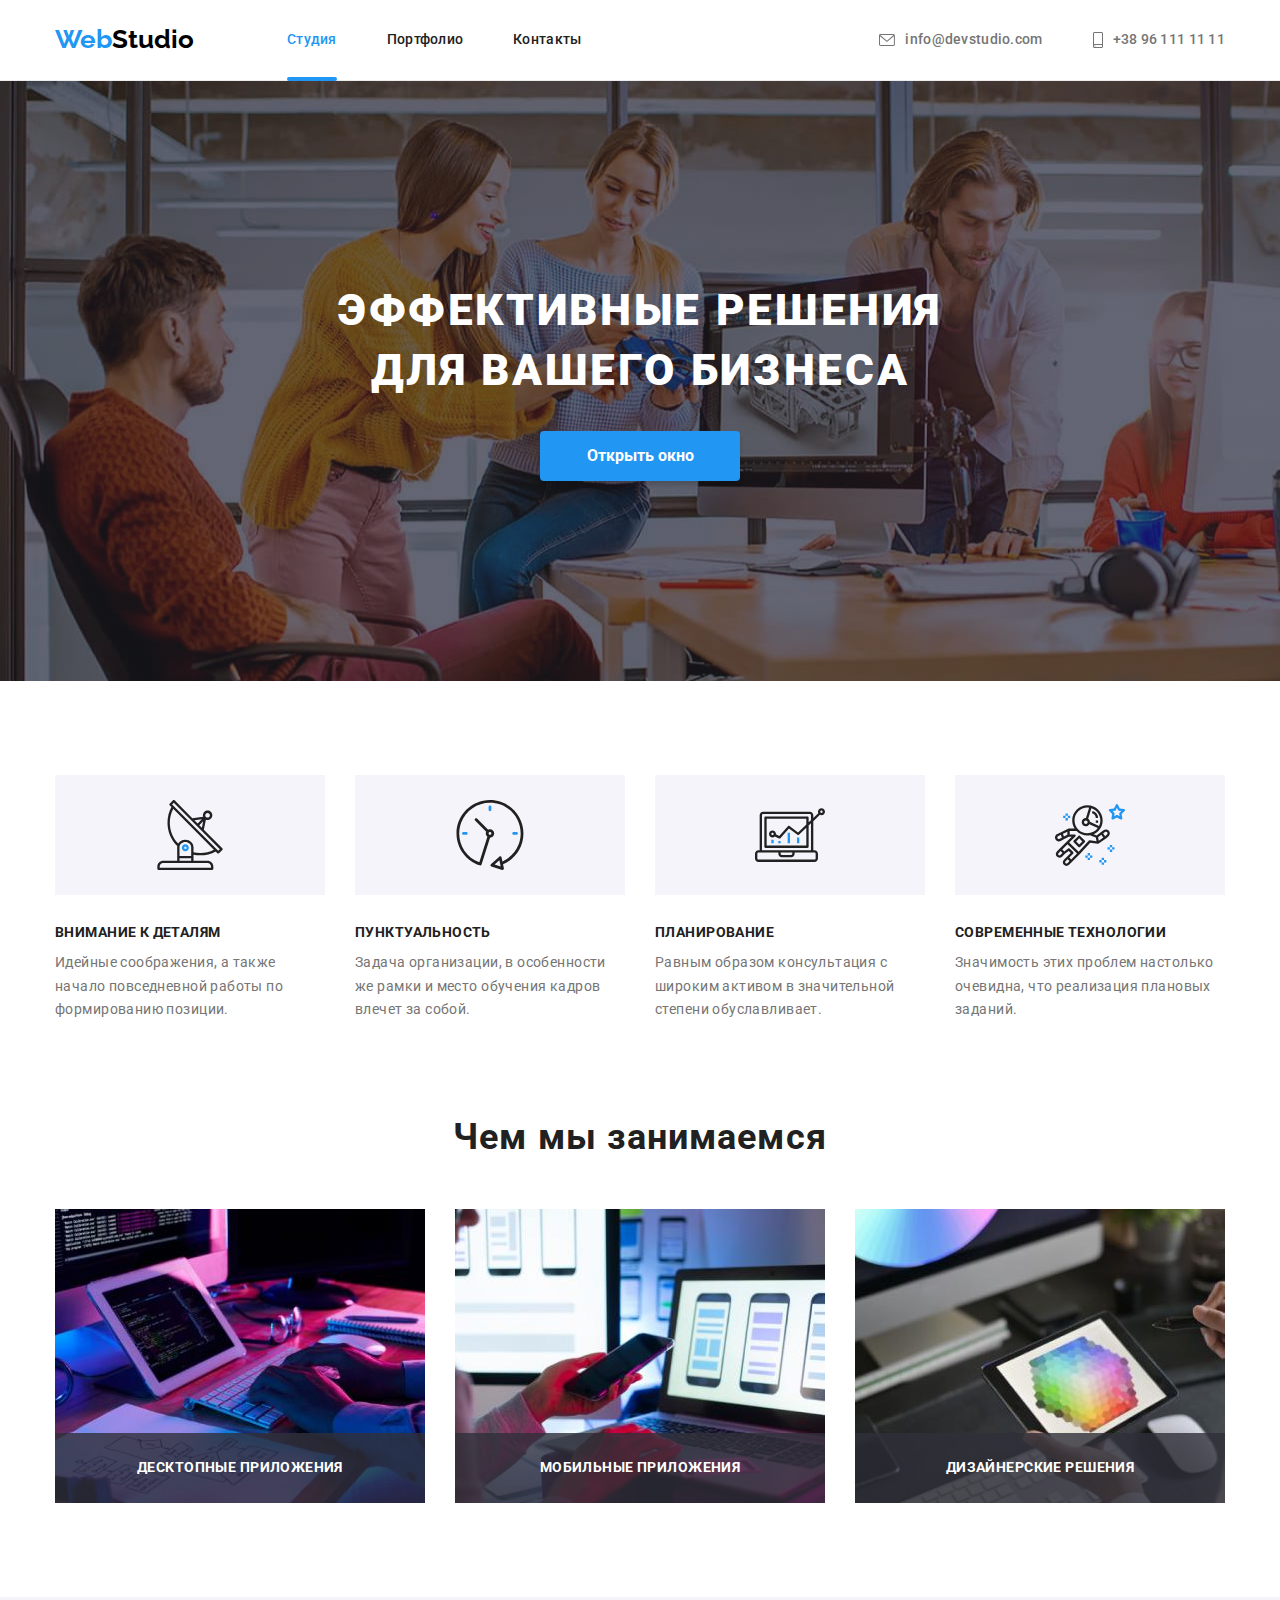
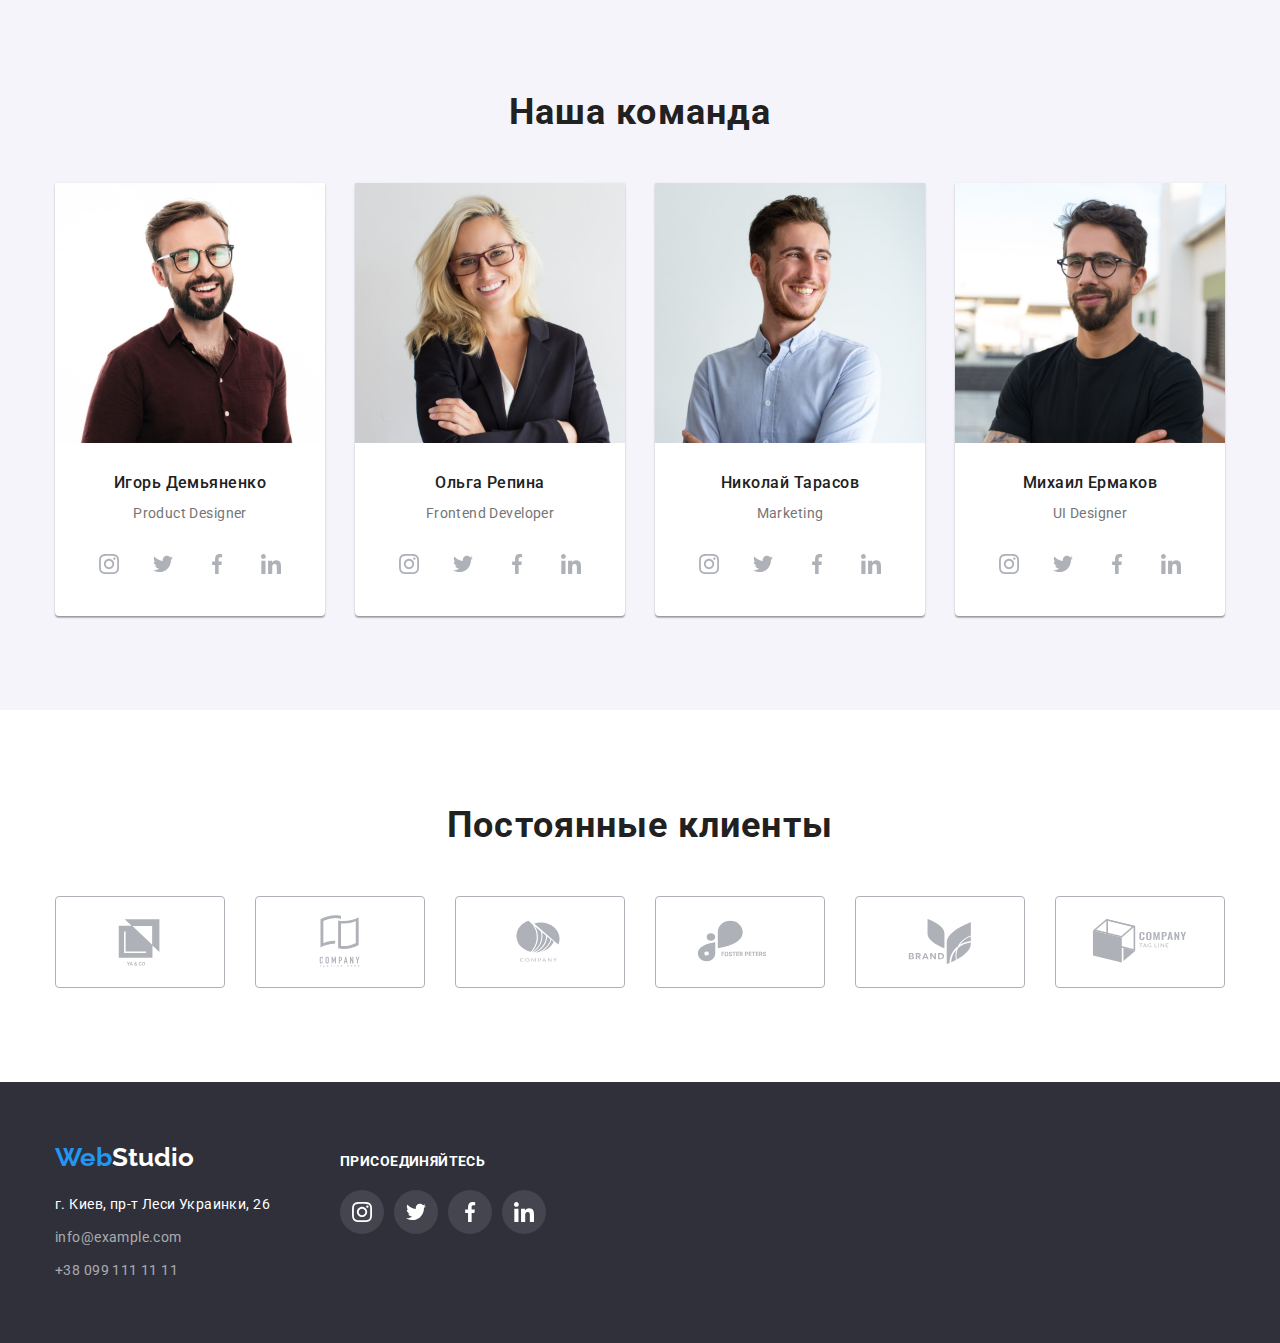
<file: index.html>
<!DOCTYPE html>
<html lang="en">
  <head>
    <meta charset="UTF-8" />
    <meta http-equiv="X-UA-Compatible" content="IE=edge" />
    <meta name="viewport" content="width=device-width, initial-scale=1.0" />
    <title>Document</title>
    <link rel="preconnect" href="https://fonts.googleapis.com" />
    <link rel="preconnect" href="https://fonts.gstatic.com" crossorigin />
    <link
      href="https://fonts.googleapis.com/css2?family=Raleway:wght@700&family=Roboto:wght@400;500;700;900&display=swap"
      rel="stylesheet"
    />
    <link
      rel="stylesheet"
      href="https://cdnjs.cloudflare.com/ajax/libs/modern-normalize/1.1.0/modern-normalize.css"
    />

    <link rel="stylesheet" href="./css/styles.css" />
  </head>
  <body>
    <!--Шапка сайту-->

    <header class="header-box">
      <div class="container header">
        <nav class="menu">
          <a href="/" class="logo">Web<span class="studio">Studio</span></a>
          <ul class="nav-link">
            <li class="item"><a href="" class="link current">Студия</a></li>
            <li class="item"><a href="./portfolio.html" class="link">Портфолио</a></li>
            <li class="item"><a href="" class="link">Контакты</a></li>
          </ul>
        </nav>

        <ul class="contact-link">
          <li class="item">
            <a href="mailto:info@devstudio.com" class="link">
              <svg class="mail-icon">
                <use href="./images/symbol-defs.svg#icon-envelope"></use>
              </svg>
              info@devstudio.com</a
            >
          </li>
          <li class="item">
            <a href="tel:+380961111111" class="link">
              <svg class="tel-icon">
                <use href="./images/symbol-defs.svg#icon-smartphone"></use>
              </svg>
              +38 96 111 11 11</a
            >
          </li>
        </ul>
      </div>
    </header>
    <!--Головний контент-->

    <main>
      <section class="background">
        <div class="container">
          <h1 class="hero-title">Эффективные решения для вашего бизнеса</h1>

          <button data-modal-open class="button">Открыть окно</button>
        </div>
      </section>

      <!--Секція переваги -->

      <section class="section">
        <!--Заголовок,який треба скрити-->

        <div class="container">
          <h2 class="visually-hidden">Заголовок секции организации и планирования</h2>
          <ul class="benefits-set">
            <li class="benefits">
              <div class="icon-box">
                <svg class="icon-antenna" width="70" height="70">
                  <use href="./images/symbol-defs.svg#icon-antenna"></use>
                </svg>
              </div>

              <h3 class="section-title">Внимание к деталям</h3>
              <p class="section-text start">
                Идейные соображения, а также начало повседневной работы по формированию позиции.
              </p>
            </li>
            <li class="benefits">
              <div class="icon-box">
                <svg class="icon-clock" width="70" height="70">
                  <use href="./images/symbol-defs.svg#icon-clock"></use>
                </svg>
              </div>
              <h3 class="section-title">Пунктуальность</h3>
              <p class="section-text start">
                Задача организации, в особенности же рамки и место обучения кадров влечет за собой.
              </p>
            </li>
            <li class="benefits">
              <div class="icon-box">
                <svg class="icon-astronaut" width="70" height="70">
                  <use href="./images/symbol-defs.svg#icon-diagram"></use>
                </svg>
              </div>
              <h3 class="section-title">Планирование</h3>
              <p class="section-text start">
                Равным образом консультация с широким активом в значительной степени обуславливает.
              </p>
            </li>
            <li class="benefits">
              <div class="icon-box">
                <svg class="icon-diagram" width="70" height="70">
                  <use href="./images/symbol-defs.svg#icon-astronaut"></use>
                </svg>
              </div>
              <h3 class="section-title">Современные технологии</h3>
              <p class="section-text start">
                Значимость этих проблем настолько очевидна, что реализация плановых заданий.
              </p>
            </li>
          </ul>
        </div>
      </section>
      <!--Секція чим ми занімаємося-->
      <section class="work-section">
        <div class="container">
          <h2 class="section-head">Чем мы занимаемся</h2>
          <ul class="work">
            <li class="indent">
              <img src="./images/img1.jpg" alt="site development" width="370" />
              <div class="place">
                <h3 class="indent-title">Десктопные приложения</h3>
              </div>
            </li>
            <li class="indent">
              <img src="./images/img2.jpg" alt="development of mobile applications" width="370" />
              <div class="place">
                <h3 class="indent-title">Мобильные приложения</h3>
              </div>
            </li>
            <li class="indent">
              <img src="./images/img3.jpg" alt="project development" width="370" />
              <div class="place">
                <h3 class="indent-title">Дизайнерские решения</h3>
              </div>
            </li>
          </ul>
        </div>
      </section>

      <!-- Секція наша команда -->
      <section class="section color">
        <div class="container">
          <h2 class="section-head">Наша команда</h2>
          <ul class="list team">
            <li class="frames">
              <img src="./images/imga.jpg" alt="Product Designer" width="270" />
              <div class="team-name">
                <h3 class="section-name">Игорь Демьяненко</h3>
                <p class="section-text margin">Product Designer</p>
                <ul class="list-icon">
                  <li class="mesenger">
                    <a href="" class="link-mesenger">
                      <svg width="20" height="20">
                        <use href="./images/symbol-defs.svg#icon-instagram"></use>
                      </svg>
                    </a>
                  </li>
                  <li class="mesenger">
                    <a href="" class="link-mesenger">
                      <svg width="20" height="20">
                        <use href="../images/symbol-defs.svg#icon-twitter"></use>
                      </svg>
                    </a>
                  </li>
                  <li class="mesenger">
                    <a href="" class="link-mesenger">
                      <svg width="20" height="20">
                        <use href="./images/symbol-defs.svg#icon-facebook"></use>
                      </svg>
                    </a>
                  </li>
                  <li class="mesenger">
                    <a href="" class="link-mesenger">
                      <svg width="20" height="20">
                        <use href="./images/symbol-defs.svg#icon-linkedin"></use>
                      </svg>
                    </a>
                  </li>
                </ul>
              </div>
            </li>
            <li class="frames">
              <img src="./images/imgb.jpg" alt="Frontend Developer" width="270" />
              <div class="team-name">
                <h3 class="section-name">Ольга Репина</h3>
                <p class="section-text margin">Frontend Developer</p>
                <ul class="list-icon">
                  <li class="mesenger">
                    <a href="" class="link-mesenger">
                      <svg width="20" height="20">
                        <use href="./images/symbol-defs.svg#icon-instagram"></use>
                      </svg>
                    </a>
                  </li>
                  <li class="mesenger">
                    <a href="" class="link-mesenger">
                      <svg class="mesenger" width="20" height="20">
                        <use href="./images/symbol-defs.svg#icon-twitter"></use>
                      </svg>
                    </a>
                  </li>
                  <li class="mesenger">
                    <a href="" class="link-mesenger">
                      <svg class="mesenger" width="20" height="20">
                        <use href="./images/symbol-defs.svg#icon-facebook"></use>
                      </svg>
                    </a>
                  </li>
                  <li class="mesenger">
                    <a href="" class="link-mesenger">
                      <svg class="mesenger" width="20" height="20">
                        <use href="./images/symbol-defs.svg#icon-linkedin"></use>
                      </svg>
                    </a>
                  </li>
                </ul>
              </div>
            </li>
            <li class="frames">
              <img src="./images/imgc.jpg" alt="Marketing" width="270" />
              <div class="team-name">
                <h3 class="section-name">Николай Тарасов</h3>
                <p class="section-text margin">Marketing</p>
                <ul class="list-icon">
                  <li class="mesenger">
                    <a href="" class="link-mesenger">
                      <svg class="mesenger" width="20" height="20">
                        <use href="./images/symbol-defs.svg#icon-instagram"></use>
                      </svg>
                    </a>
                  </li>
                  <li class="mesenger">
                    <a href="" class="link-mesenger">
                      <svg width="20" height="20">
                        <use href="./images/symbol-defs.svg#icon-twitter"></use>
                      </svg>
                    </a>
                  </li>
                  <li class="mesenger">
                    <a href="" class="link-mesenger">
                      <svg width="20" height="20">
                        <use href="./images/symbol-defs.svg#icon-facebook"></use>
                      </svg>
                    </a>
                  </li>
                  <li class="mesenger">
                    <a href="" class="link-mesenger">
                      <svg width="20" height="20">
                        <use href="./images/symbol-defs.svg#icon-linkedin"></use>
                      </svg>
                    </a>
                  </li>
                </ul>
              </div>
            </li>
            <li class="frames">
              <img src="./images/imgd.jpg" alt="UI Designer" width="270" />
              <div class="team-name">
                <h3 class="section-name">Михаил Ермаков</h3>
                <p class="section-text margin">UI Designer</p>
                <ul class="list-icon">
                  <li class="mesenger">
                    <a href="" class="link-mesenger">
                      <svg width="20" height="20">
                        <use href="./images/symbol-defs.svg#icon-instagram"></use>
                      </svg>
                    </a>
                  </li>
                  <li class="mesenger">
                    <a href="" class="link-mesenger">
                      <svg width="20" height="20">
                        <use href="./images/symbol-defs.svg#icon-twitter"></use>
                      </svg>
                    </a>
                  </li>
                  <li class="mesenger">
                    <a href="" class="link-mesenger">
                      <svg width="20" height="20">
                        <use href="./images/symbol-defs.svg#icon-facebook"></use>
                      </svg>
                    </a>
                  </li>
                  <li class="mesenger">
                    <a href="" class="link-mesenger">
                      <svg width="20" height="20">
                        <use href="./images/symbol-defs.svg#icon-linkedin"></use>
                      </svg>
                    </a>
                  </li>
                </ul>
              </div>
            </li>
          </ul>
        </div>
      </section>
      <!-- Секція постійні кліенти -->
      <section class="section-client">
        <div class="container">
          <h2 class="section-head">Постоянные клиенты</h2>
          <ul class="client-box">
            <li class="client-logo">
              <a href="" class="client">
                <svg class="client-svg" width="106" height="60">
                  <use href="./images/symbol-defs.svg#icon-client1"></use>
                </svg>
              </a>
            </li>
            <li class="client-logo">
              <a href="" class="client">
                <svg class="client-svg" width="106" height="60">
                  <use href="./images/symbol-defs.svg#icon-client2"></use>
                </svg>
              </a>
            </li>
            <li class="client-logo">
              <a href="" class="client">
                <svg class="client-svg" width="106" height="60">
                  <use href="./images/symbol-defs.svg#icon-client3"></use>
                </svg>
              </a>
            </li>
            <li class="client-logo">
              <a href="" class="client">
                <svg class="client-svg" width="106" height="60">
                  <use href="./images/symbol-defs.svg#icon-client4"></use>
                </svg>
              </a>
            </li>
            <li class="client-logo">
              <a href="" class="client">
                <svg class="client-svg" width="106" height="60">
                  <use href="./images/symbol-defs.svg#icon-client5"></use>
                </svg>
              </a>
            </li>
            <li class="client-logo">
              <a href="" class="client">
                <svg class="client-svg" width="106" height="60">
                  <use href="./images/symbol-defs.svg#icon-client6"></use>
                </svg>
              </a>
            </li>
          </ul>
        </div>
      </section>
    </main>
    <!-- Підвал -->
    <footer class="footer">
      <div class="container container-wrap">
        <div class="address-footer">
          <a href="" class="logo">Web<span class="studio-white">Studio</span></a>
          <address class="address">
            <p class="adress-citi">г. Киев, пр-т Леси Украинки, 26</p>
            <ul class="">
              <li class="size">
                <a href="mailto:info@example.com" class="info">info@example.com</a>
              </li>
              <li class="size"><a href="tel:+380991111111" class="info">+38 099 111 11 11</a></li>
            </ul>
          </address>
        </div>
        <div class="box-link-mesenger">
          <h3 class="section-title footer-text">Присоединяйтесь</h3>

          <ul class="footer-icon">
            <li class="mesenger">
              <a href="" class="link-mesenger bgc">
                <svg width="20" height="20">
                  <use href="./images/symbol-defs.svg#icon-instagram"></use>
                </svg>
              </a>
            </li>
            <li class="mesenger">
              <a href="" class="link-mesenger bgc">
                <svg width="20" height="20">
                  <use href="./images/symbol-defs.svg#icon-twitter"></use>
                </svg>
              </a>
            </li>
            <li class="mesenger">
              <a href="" class="link-mesenger bgc">
                <svg width="20" height="20">
                  <use href="./images/symbol-defs.svg#icon-facebook"></use>
                </svg>
              </a>
            </li>
            <li class="mesenger">
              <a href="" class="link-mesenger bgc">
                <svg width="20" height="20">
                  <use href="./images/symbol-defs.svg#icon-linkedin"></use>
                </svg>
              </a>
            </li>
          </ul>
        </div>
      </div>
    </footer>
    <div class="backdrop is-hidden" data-modal>
      <div class="modal">
        <button data-modal-close class="backdrop-close-btn">
          <svg class="close-black">
            <use href="./images/symbol-defs.svg#icon-close-black"></use>
          </svg>
        </button>
      </div>
    </div>
    <script src="./js/modal.js"></script>
  </body>
</html>
</file>
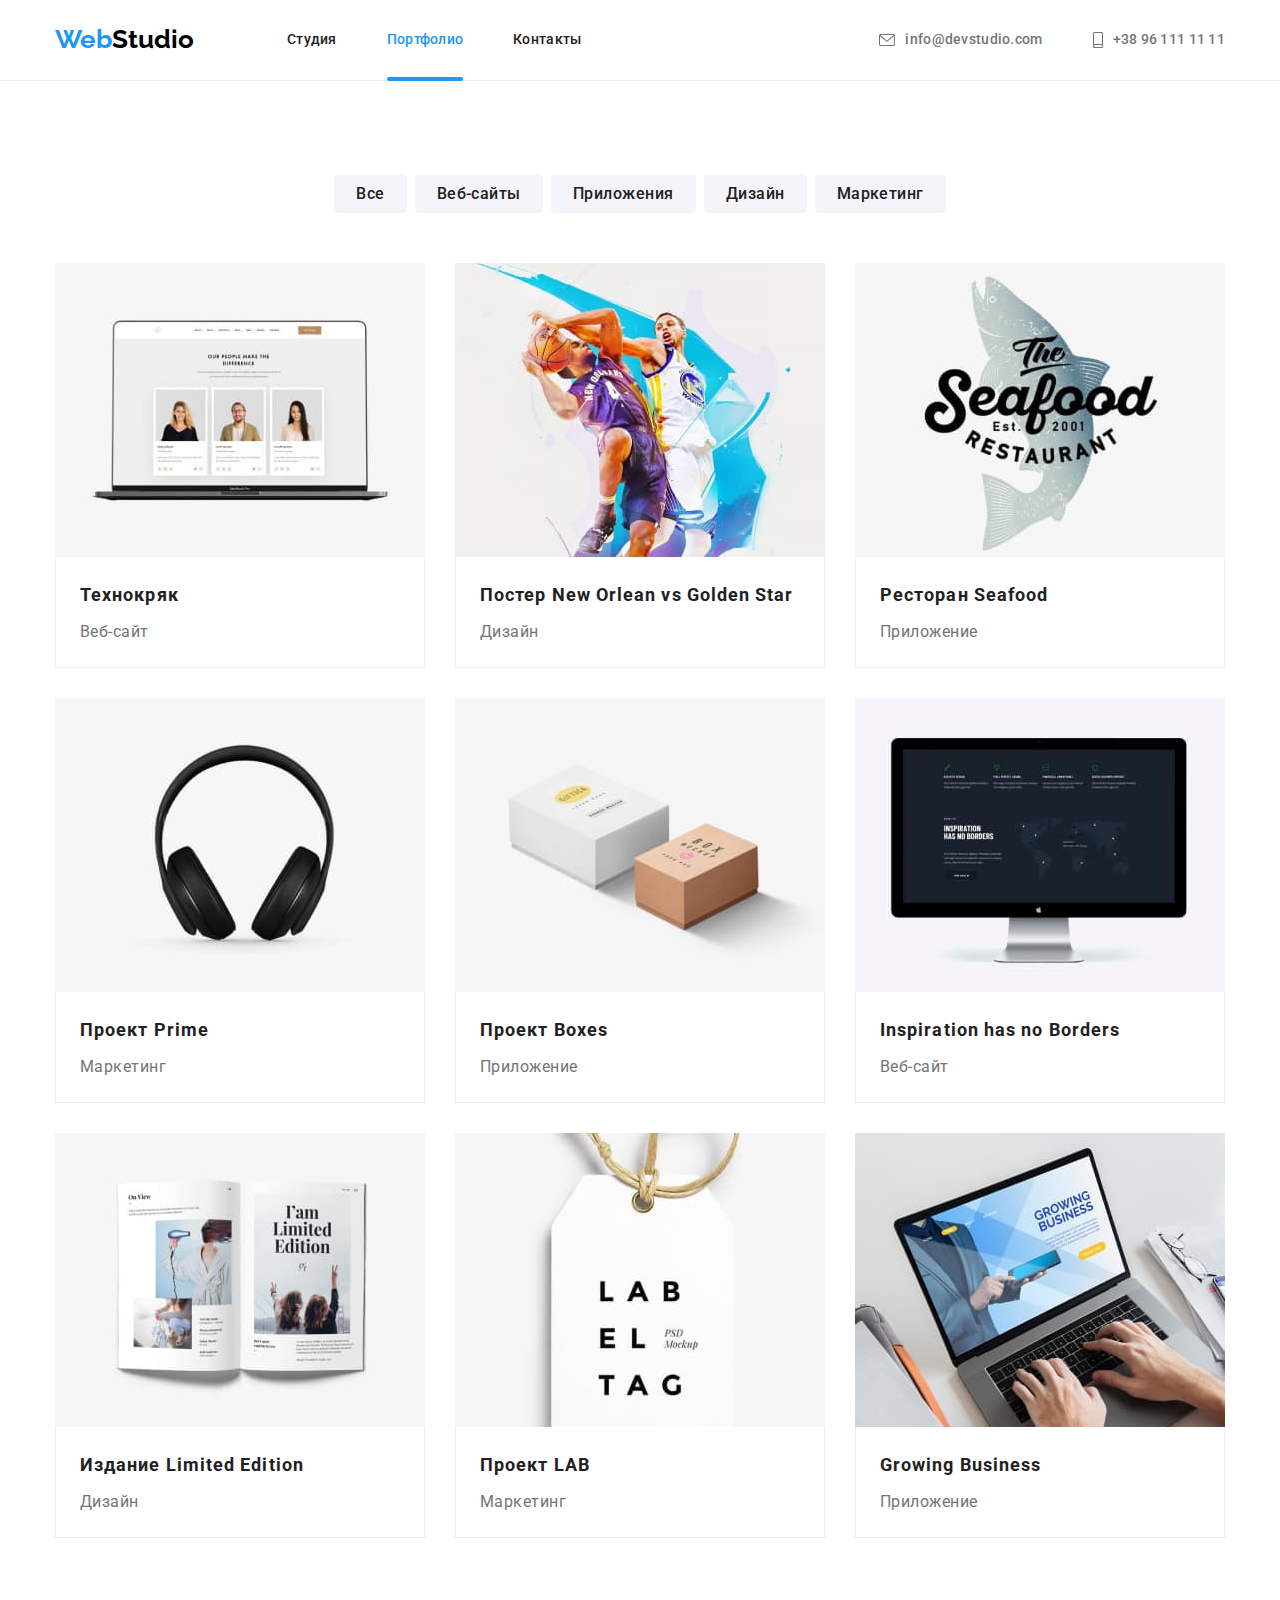
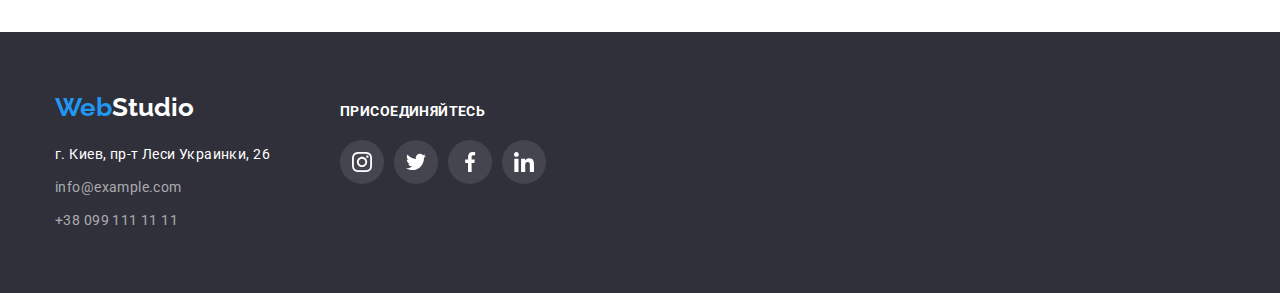
<file: portfolio.html>
<!DOCTYPE html>
<html lang="en">
  <head>
    <meta charset="UTF-8" />
    <meta http-equiv="X-UA-Compatible" content="IE=edge" />
    <meta name="viewport" content="width=device-width, initial-scale=1.0" />
    <title>Document</title>
    <link rel="preconnect" href="https://fonts.googleapis.com" />
    <link rel="preconnect" href="https://fonts.gstatic.com" crossorigin />
    <link
      href="https://fonts.googleapis.com/css2?family=Raleway:wght@700&family=Roboto:wght@400;500;700;900&display=swap"
      rel="stylesheet"
    />
    <link
      rel="stylesheet"
      href="https://cdnjs.cloudflare.com/ajax/libs/modern-normalize/1.1.0/modern-normalize.css"
    />

    <link rel="stylesheet" href="./css/styles.css" />
  </head>
  <body>
    <!--Шапка сайту-->

    <header class="header-box">
      <div class="container header">
        <nav class="menu">
          <a href="/" class="logo">Web<span class="studio">Studio</span></a>
          <ul class="nav-link">
            <li class="item"><a href="./index.html" class="link">Студия</a></li>
            <li class="item"><a href="./portfolio.html" class="link current">Портфолио</a></li>
            <li class="item"><a href="" class="link">Контакты</a></li>
          </ul>
        </nav>

        <ul class="contact-link">
          <li class="item">
            <a href="mailto:info@devstudio.com" class="link">
              <svg class="mail-icon">
                <use href="./images/symbol-defs.svg#icon-envelope"></use>
              </svg>
              info@devstudio.com</a
            >
          </li>
          <li class="item">
            <a href="tel:+380961111111" class="link">
              <svg class="tel-icon">
                <use href="./images/symbol-defs.svg#icon-smartphone"></use>
              </svg>
              +38 96 111 11 11</a
            >
          </li>
        </ul>
      </div>
    </header>
    <!--Головний контент-->
    <main>
      <section class="section-form">
        <div class="container">
          <ul class="button-set">
            <li class="item"><button type="button" class="button-knobs">Все</button></li>
            <li class="item"><button type="button" class="button-knobs">Веб-сайты</button></li>
            <li class="item"><button type="button" class="button-knobs">Приложения</button></li>
            <li class="item"><button type="button" class="button-knobs">Дизайн</button></li>
            <li class="item"><button type="button" class="button-knobs">Маркетинг</button></li>
          </ul>

          <ul class="card-set">
            <li class="item">
              <a href="" class="foto-hover">
                <div class="overley">
                  <img src="./imgportfolio/img-1.jpg" class="foto a" alt="Технокряк" width="370" />
                  <p class="overley-text">
                    Технокряк это современная площадка распространения коронавируса. Компании
                    используют эту платформу для цифрового шпионажа и атак на защищённые сервера
                    конкурентов.
                  </p>
                </div>
                <div class="card-content">
                  <h2 class="foto-title">Технокряк</h2>
                  <p class="resource">Веб-сайт</p>
                </div>
              </a>
            </li>
            <li class="item">
              <a href="" class="foto-hover">
                <div class="overley">
                  <img
                    src="./imgportfolio/img-2.jpg"
                    alt="Постер New Orlean vs Golden Star"
                    width="370"
                  />
                  <p class="overley-text">
                    Технокряк это современная площадка распространения коронавируса. Компании
                    используют эту платформу для цифрового шпионажа и атак на защищённые сервера
                    конкурентов.
                  </p>
                </div>
                <div class="card-content">
                  <h2 class="foto-title">Постер New Orlean vs Golden Star</h2>
                  <p class="resource">Дизайн</p>
                </div>
              </a>
            </li>
            <li class="item">
              <a href="" class="foto-hover">
                <div class="overley">
                  <img src="./imgportfolio/img-3.jpg" alt="Ресторан Seafood" width="370" />
                  <p class="overley-text">
                    Технокряк это современная площадка распространения коронавируса. Компании
                    используют эту платформу для цифрового шпионажа и атак на защищённые сервера
                    конкурентов.
                  </p>
                </div>
                <div class="card-content">
                  <h2 class="foto-title">Ресторан Seafood</h2>
                  <p class="resource">Приложение</p>
                </div>
              </a>
            </li>
            <li class="item">
              <a href="" class="foto-hover">
                <div class="overley">
                  <img src="./imgportfolio/img-4.jpg" alt="Проект Prime" width="370" />
                  <p class="overley-text">
                    Технокряк это современная площадка распространения коронавируса. Компании
                    используют эту платформу для цифрового шпионажа и атак на защищённые сервера
                    конкурентов.
                  </p>
                </div>
                <div class="card-content">
                  <h2 class="foto-title">Проект Prime</h2>
                  <p class="resource">Маркетинг</p>
                </div>
              </a>
            </li>
            <li class="item">
              <a href="" class="foto-hover">
                <div class="overley">
                  <img src="./imgportfolio/img-5.jpg" alt="Проект Boxes" width="370" />
                  <p class="overley-text">
                    Технокряк это современная площадка распространения коронавируса. Компании
                    используют эту платформу для цифрового шпионажа и атак на защищённые сервера
                    конкурентов.
                  </p>
                </div>
                <div class="card-content">
                  <h2 class="foto-title">Проект Boxes</h2>
                  <p class="resource">Приложение</p>
                </div>
              </a>
            </li>
            <li class="item">
              <a href="" class="foto-hover">
                <div class="overley">
                  <img
                    src="./imgportfolio/img-6.jpg"
                    alt="Inspiration has no Borders"
                    width="370"
                  />
                  <p class="overley-text">
                    Технокряк это современная площадка распространения коронавируса. Компании
                    используют эту платформу для цифрового шпионажа и атак на защищённые сервера
                    конкурентов.
                  </p>
                </div>
                <div class="card-content">
                  <h2 class="foto-title">Inspiration has no Borders</h2>
                  <p class="resource">Веб-сайт</p>
                </div>
              </a>
            </li>
            <li class="item">
              <a href="" class="foto-hover">
                <div class="overley">
                  <img src="./imgportfolio/img-7.jpg" alt="Издание Limited Edition" width="370" />
                  <p class="overley-text">
                    Технокряк это современная площадка распространения коронавируса. Компании
                    используют эту платформу для цифрового шпионажа и атак на защищённые сервера
                    конкурентов.
                  </p>
                </div>
                <div class="card-content">
                  <h2 class="foto-title">Издание Limited Edition</h2>
                  <p class="resource">Дизайн</p>
                </div>
              </a>
            </li>
            <li class="item">
              <a href="" class="foto-hover">
                <div class="overley">
                  <img src="./imgportfolio/img-8.jpg" alt="Проект LAB" width="370" />
                  <p class="overley-text">
                    Технокряк это современная площадка распространения коронавируса. Компании
                    используют эту платформу для цифрового шпионажа и атак на защищённые сервера
                    конкурентов.
                  </p>
                </div>

                <div class="card-content">
                  <h2 class="foto-title">Проект LAB</h2>
                  <p class="resource">Маркетинг</p>
                </div>
              </a>
            </li>
            <li class="item">
              <a href="" class="foto-hover">
                <div class="overley">
                  <img src="./imgportfolio/img-9.jpg" alt="Growing Business" width="370" />
                  <p class="overley-text">
                    Технокряк это современная площадка распространения коронавируса. Компании
                    используют эту платформу для цифрового шпионажа и атак на защищённые сервера
                    конкурентов.
                  </p>
                </div>
                <div class="card-content">
                  <h2 class="foto-title">Growing Business</h2>
                  <p class="resource">Приложение</p>
                </div>
              </a>
            </li>
          </ul>
        </div>
      </section>
    </main>
    <!-- Підвал -->
    <footer class="footer">
      <div class="container container-wrap">
        <div class="address-footer">
          <a href="" class="logo">Web<span class="studio-white">Studio</span></a>
          <address class="address">
            <p class="adress-citi">г. Киев, пр-т Леси Украинки, 26</p>
            <ul class="">
              <li class="size">
                <a href="mailto:info@example.com" class="info">info@example.com</a>
              </li>
              <li class="size"><a href="tel:+380991111111" class="info">+38 099 111 11 11</a></li>
            </ul>
          </address>
        </div>
        <div class="box-link-mesenger">
          <h3 class="section-title footer-text">Присоединяйтесь</h3>

          <ul class="footer-icon">
            <li class="mesenger">
              <a href="" class="link-mesenger bgc">
                <svg width="20" height="20">
                  <use href="./images/symbol-defs.svg#icon-instagram"></use>
                </svg>
              </a>
            </li>
            <li class="mesenger">
              <a href="" class="link-mesenger bgc">
                <svg width="20" height="20">
                  <use href="./images/symbol-defs.svg#icon-twitter"></use>
                </svg>
              </a>
            </li>
            <li class="mesenger">
              <a href="" class="link-mesenger bgc">
                <svg width="20" height="20">
                  <use href="./images/symbol-defs.svg#icon-facebook"></use>
                </svg>
              </a>
            </li>
            <li class="mesenger">
              <a href="" class="link-mesenger bgc">
                <svg width="20" height="20">
                  <use href="./images/symbol-defs.svg#icon-linkedin"></use>
                </svg>
              </a>
            </li>
          </ul>
        </div>
      </div>
    </footer>
  </body>
</html>
</file>
<file: css/styles.css>
:root {
  --primary-text-color: #757575;
  --title-text-color: #212121;
  --accent-color: #2196f3;
  --primary-font: 'Roboto';
  --card-set-gap: 30px;
  --first-fon-color: #2f303a;
  --second-fon-color: #f5f4fa;
  --svg-fon-color: #afb1b8;
  --time-transform: 250ms cubic-bezier(0.4, 0, 0.2, 1);
}
body {
  font-family: var(--primary-font), sans-serif;
  background-color: #ffffff;
  text-decoration: none;
  color: var(--primary-text-color);
}
ul {
  list-style: none;
}
a {
  text-decoration: none;
}
h1,
h2,
h3,
h4,
h5,
h6,
p,
ul {
  padding: 0;
  margin: 0;
}
img {
  display: block;
}

/* Стилі шапки */

.logo {
  font-family: 'Raleway', sans-serif;
  font-weight: bold;
  font-size: 26px;
  line-height: 1.2;
  color: var(--accent-color);
}
.logo:hover,
.logo:focus {
  color: var(--accent-color);
}
.studio {
  color: #000;
}

/* Навігація */

.container {
  margin-right: auto;
  margin-left: auto;
  width: 1200px;
  padding-right: 15px;
  padding-left: 15px;
}
.menu {
  display: flex;
  align-items: center;
}
.current {
  position: relative;
}
.current::after {
  content: '';
  display: block;
  position: absolute;
  bottom: -1px;
  left: 0;
  width: 100%;
  height: 4px;
  border-radius: 4px;
  background-color: var(--accent-color);
}
.nav-link {
  display: flex;
  margin-left: 93px;
}
.nav-link .item:not(:last-child) {
  margin-right: 50px;
}

.nav-link .link {
  font-weight: 500;
  font-size: 14px;
  line-height: 1.14;
  letter-spacing: 0.02em;
  color: var(--title-text-color);

  transition: color var(--time-transform);
}
.contact-link {
  display: flex;
  margin-left: auto;
}
.contact-link .item:not(:last-child) {
  margin-right: 50px;
}
.nav-link .link {
  display: block;
  padding-top: 32px;
  padding-bottom: 32px;
}

.contact-link .link {
  display: flex;
  padding-top: 32px;
  padding-bottom: 32px;
  align-items: center;

  font-weight: 500;
  font-size: 14px;
  line-height: 1.14;
  letter-spacing: 0.02em;
  color: var(--primary-text-color);

  transition: color var(--time-transform), fill var(--time-transform);
}

.mail-icon {
  width: 16px;
  height: 12px;
  margin-right: 10px;
  fill: var(--primary-text-color);
  transition: fill var(--time-transform);
}

.tel-icon {
  width: 10px;
  height: 16px;
  margin-right: 10px;
  fill: var(--primary-text-color);
  transition: fill var(--time-transform);
}
.link:hover .mail-icon,
.link:focus .mail-icon {
  fill: var(--accent-color);
}

.link:hover .tel-icon,
.link:focus .tel-icon {
  fill: var(--accent-color);
}
.nav-link .link:hover,
.nav-link .link:focus {
  color: var(--accent-color);
}
.nav-link .link.current {
  color: var(--accent-color);
}

.contact-link .link:hover,
.contact-link .link:focus {
  color: var(--accent-color);
}
.header-box {
  border-bottom: 1px solid #ececec;
}
.header {
  display: flex;
  justify-content: space-between;
  align-items: center;
}

/* Герой */
.background {
  max-width: 1600px;
  margin-left: auto;
  margin-right: auto;
  background-color: var(--first-fon-color);
  background-image: linear-gradient(to right, rgba(47, 48, 58, 0.4), rgba(47, 48, 58, 0.4)),
    url(../images/Img.jpg);

  padding-top: 200px;
  padding-bottom: 200px;
  text-align: center;
}

.hero-title {
  width: 696px;
  margin-right: auto;
  margin-left: auto;
  margin-bottom: 30px;

  font-weight: 900;
  font-size: 44px;
  line-height: 1.36;

  letter-spacing: 0.06em;
  text-transform: uppercase;
  color: #ffffff;
}

.button {
  border: none;
  font-weight: bold;
  font-size: 16px;
  line-height: 1.87;

  min-width: 200px;
  height: 50px;
  padding: 10px 32px;
  cursor: pointer;
  background-color: var(--accent-color);
  color: #ffffff;

  box-shadow: 0px 4px 4px rgba(0, 0, 0, 0.15);
  border-radius: 4px;

  transition: background-color var(--time-transform);
}
.button:hover,
.button:focus {
  background-color: #188ce8;
  color: #ffffff;
}

/* Переваги  */

.visually-hidden {
  position: absolute;
  width: 1px;
  height: 1px;
  margin: -1px;
  border: 0;
  padding: 0;

  white-space: nowrap;
  clip-path: inset(100%);
  clip: rect(0 0 0 0);
  overflow: hidden;
}
.section {
  padding-top: 94px;
  padding-bottom: 94px;
}

.icon-box {
  display: flex;
  justify-content: center;
  align-items: center;
  height: 120px;
  margin-bottom: 30px;
  background-color: var(--second-fon-color);
}

.benefits-set {
  display: flex;
}

.benefits-set .benefits {
  width: 270px;
}
.benefits:not(:last-child) {
  margin-right: 30px;
}
.benefits .start {
  text-align: start;
}
.section-title {
  margin-bottom: 10px;
  font-weight: bold;
  font-size: 14px;
  line-height: 1.14;
  letter-spacing: 0.03em;
  text-transform: uppercase;
  color: var(--title-text-color);
}

.work-section {
  padding-bottom: 94px;
}

.work {
  display: flex;
}
.indent {
  position: relative;
}

.indent-title {
  font-weight: bold;
  font-size: 14px;
  line-height: 1.14;
  letter-spacing: 0.03em;
  text-transform: uppercase;
  color: #ffffff;
}
.place {
  position: absolute;
  display: flex;
  justify-content: center;
  align-items: center;
  width: 100%;
  min-height: 70px;
  background-color: rgba(47, 48, 58, 0.8);
  bottom: 0;
}

.work .indent:not(:last-child) {
  margin-right: 30px;
}

.list {
  display: flex;
}

.list-icon {
  display: flex;
  justify-content: center;
}
.link-mesenger {
  display: flex;
  justify-content: center;
  align-items: center;
  width: 44px;
  height: 44px;
  border-radius: 50%;
}

.mesenger:not(:last-child) {
  margin-right: 10px;
}

.margin {
  margin-bottom: 16px;
}

.section-text {
  font-size: 14px;
  line-height: 1.71;
  letter-spacing: 0.03em;
  text-align: center;
  color: var(--primary-text-color);
}
.section-name {
  margin-bottom: 10px;
  font-weight: 500;
  font-size: 16px;
  line-height: 1.19;
  letter-spacing: 0.03em;
  text-align: center;
  color: var(--title-text-color);
}
.color {
  background-color: var(--second-fon-color);
}
.section-head {
  margin-bottom: 50px;
  font-weight: bold;
  font-size: 36px;
  line-height: 1.17;
  text-align: center;
  letter-spacing: 0.03em;
  color: var(--title-text-color);
}
.team-name {
  padding-top: 30px;
  padding-bottom: 30px;
}
.link-mesenger {
  fill: var(--svg-fon-color);
  transition: fill var(--time-transform), background-color var(--time-transform);
}
.link-mesenger:hover,
.link-mesenger:focus {
  fill: #ffffff;
  background-color: var(--accent-color);
}
.frames {
  background: #ffffff;
  box-shadow: 0px 1px 3px rgba(0, 0, 0, 0.12), 0px 1px 1px rgba(0, 0, 0, 0.14),
    0px 2px 1px rgba(0, 0, 0, 0.2);
  border-radius: 0px 0px 4px 4px;
}
.frames:not(:last-child) {
  margin-right: 30px;
}

/*  Постійні клієнти  */

.client-box {
  display: flex;
}
.section-client {
  padding-top: 94px;
  padding-bottom: 94px;
}

.client-logo {
  width: 170px;
  height: 92px;
}
.client-logo:not(:last-child) {
  margin-right: 30px;
}
.client {
  display: flex;
  justify-content: center;
  align-items: center;

  fill: #afb1b8;
  width: 100%;
  height: 100%;
  border-radius: 4px;

  border: 1px solid var(--svg-fon-color);
  transition: fill var(--time-transform), border var(--time-transform);
}

.client:hover,
.client:focus {
  fill: var(--accent-color);
  border: 1px solid var(--accent-color);
}

/* Футер */
.footer {
  background-color: var(--first-fon-color);
  padding-top: 60px;
  padding-bottom: 60px;
}
.adress-citi {
  margin-bottom: 9px;
}

.size:not(:last-child) {
  margin-bottom: 9px;
}
.address {
  margin-top: 20px;
  font-style: normal;
  font-size: 14px;
  line-height: 1.71;
  letter-spacing: 0.03em;
  color: #ffffff;
}

.info {
  font-style: normal;
  font-size: 14px;
  line-height: 1.71;
  letter-spacing: 0.03em;
  color: rgba(255, 255, 255, 0.6);
  transition: color var(--time-transform);
}

.studio-white {
  color: #ffffff;
}
.info:hover,
.info:focus {
  color: #ffffff;
}

/* Соцмережі в футері */

.bgc {
  fill: #ffffff;
  background-color: rgba(255, 255, 255, 0.1);
}
.footer-text {
  color: #fff;
  margin-bottom: 20px;
}
.footer-icon {
  display: flex;
}
.container-wrap {
  display: flex;
  align-items: baseline;
}
.box-link-mesenger {
  margin-left: 70px;
}

/* Бекдроп */
.backdrop {
  position: fixed;
  top: 0;
  left: 0;
  min-width: 100%;
  min-height: 100%;
  background-color: rgba(0, 0, 0, 0.2);
  transition: opacity var(--time-transform), box-shadow var(--time-transform);
}
.backdrop.is-hidden {
  opacity: 0;
  pointer-events: none;
}
.modal {
  position: absolute;
  top: 50%;
  left: 50%;
  transform: translate(-50%, -50%);

  width: 528px;
  height: 581px;
  background-color: #fff;
  box-shadow: 0px 1px 3px rgba(0, 0, 0, 0.12), 0px 1px 1px rgba(0, 0, 0, 0.14),
    0px 2px 1px rgba(0, 0, 0, 0.2);
  border-radius: 4px;
}
.close-black {
  width: 100%;
  height: 100%;
}
.backdrop-close-btn {
  position: absolute;
  right: 0;
  top: 0;

  cursor: pointer;

  margin-top: 8px;
  margin-right: 8px;
  border: 1px solid rgba(0, 0, 0, 0.1);
  border-radius: 50%;
  width: 30px;
  height: 30px;
  background-color: #fff;
}
/* Закінчення бекдроп */

/* Css портфоліо */

.section-form {
  padding-top: 94px;
  padding-bottom: 94px;
}

.button-knobs {
  border: none;
  font-weight: 500;
  font-size: 16px;
  line-height: 1.62;
  letter-spacing: 0.03em;
  color: var(--title-text-color);
  background-color: var(--second-fon-color);
  border-radius: 4px;
  padding: 6px 22px;

  transition: background-color var(--time-transform), color var(--time-transform),
    box-shadow var(--time-transform);
}
.button-set .item:not(:last-child) {
  margin-right: 8px;
}

.button-set {
  display: flex;
  justify-content: center;
  margin-bottom: 50px;
}

.button-knobs:hover,
.button-knobs:focus {
  background-color: var(--accent-color);
  color: #ffffff;
  box-shadow: 0px 3px 1px rgba(0, 0, 0, 0.1), 0px 1px 2px rgba(0, 0, 0, 0.08),
    0px 2px 2px rgba(0, 0, 0, 0.12);
}
.button-knobs {
  cursor: pointer;
}
.foto-hover {
  display: block;
  transition: box-shadow var(--time-transform);
}
.foto-hover:hover,
.foto-hover:focus {
  box-shadow: 0px 1px 1px rgba(0, 0, 0, 0.12), 0px 4px 4px rgba(0, 0, 0, 0.06),
    1px 4px 6px rgba(0, 0, 0, 0.16);
}
/* Оверлей */

.overley {
  position: relative;
  display: flex;
  overflow: hidden;
}

.overley-text {
  position: absolute;
  transform: translateY(100%);

  font-size: 18px;
  line-height: 1.56;
  letter-spacing: 0.03em;
  color: #ffffff;
  padding-top: 63px;
  padding-right: 39px;
  padding-left: 24px;
  padding-bottom: 83px;

  width: 100%;
  height: 100%;
  background-color: rgba(33, 150, 243, 0.9);
  transition: transform var(--time-transform);
}
.foto-hover:hover .overley-text,
.foto-hover:focus .overley-text {
  transform: translateY(0%);
}
/* Закінчення оверлей */

.card-set {
  padding: 0;
  margin: 0;
  display: flex;
  flex-wrap: wrap;
  margin-left: calc(-1 * var(--card-set-gap));
  margin-top: calc(-1 * var(--card-set-gap));
}
.card-set .item {
  flex-basis: calc(100% / 3 - var(--card-set-gap));
  margin-left: var(--card-set-gap);
  margin-top: var(--card-set-gap);
  background: #ffffff;
}
.card-content {
  padding: 20px 24px;
  border-right: 1px solid #eeeeee;
  border-bottom: 1px solid #eeeeee;
  border-left: 1px solid #eeeeee;
}
.foto-title {
  font-weight: bold;
  font-size: 18px;
  line-height: 2;
  letter-spacing: 0.06em;

  color: var(--title-text-color);
}
.resource {
  font-size: 16px;
  line-height: 1.87;
  letter-spacing: 0.03em;
  margin-top: 4px;

  color: var(--primary-text-color);
}
</file>
